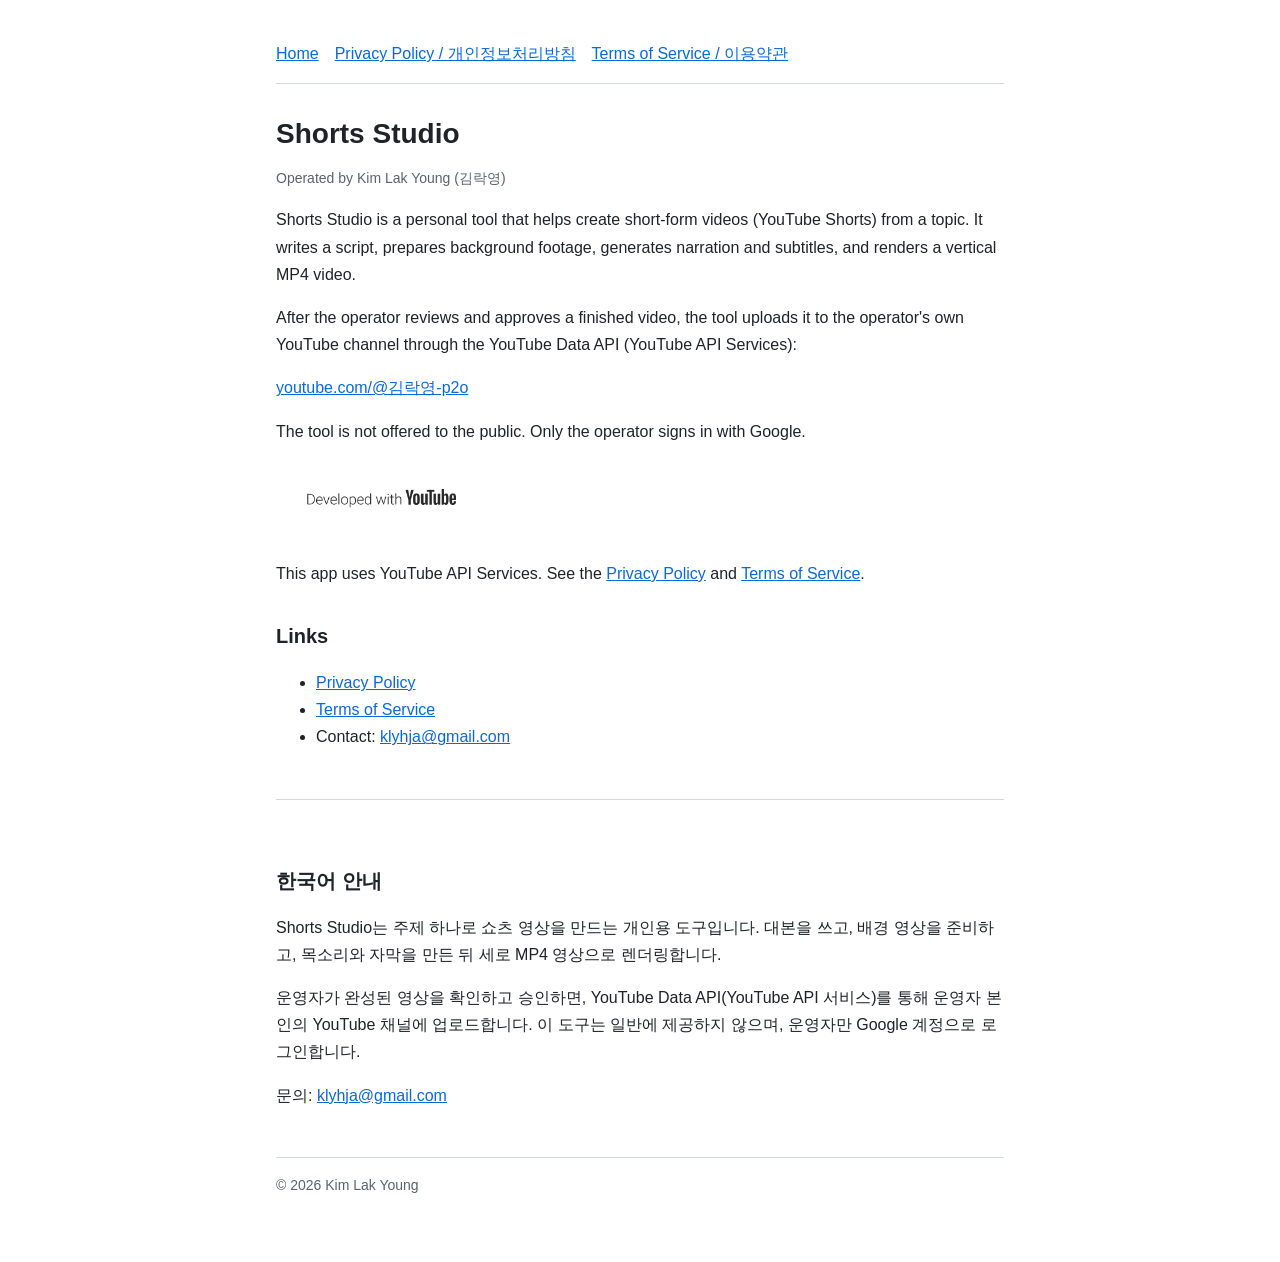
<file: index.html>
<!doctype html>
<html lang="en">
<head>
<meta charset="utf-8">
<meta name="viewport" content="width=device-width, initial-scale=1">
<title>Shorts Studio</title>
<meta name="description" content="A personal tool that creates short-form videos and uploads them to the operator's own YouTube channel.">
<link rel="stylesheet" href="style.css">
</head>
<body>
<main>
  <nav>
    <a href="./">Home</a>
    <a href="privacy.html">Privacy Policy / 개인정보처리방침</a>
    <a href="terms.html">Terms of Service / 이용약관</a>
  </nav>

  <h1>Shorts Studio</h1>
  <p class="meta">Operated by Kim Lak Young (김락영)</p>

  <p>Shorts Studio is a personal tool that helps create short-form videos (YouTube Shorts) from a topic. It writes a script, prepares background footage, generates narration and subtitles, and renders a vertical MP4 video.</p>
  <p>After the operator reviews and approves a finished video, the tool uploads it to the operator's own YouTube channel through the YouTube Data API (YouTube API Services):</p>
  <p><a href="https://www.youtube.com/@%EA%B9%80%EB%9D%BD%EC%98%81-p2o">youtube.com/@김락영-p2o</a></p>
  <p>The tool is not offered to the public. Only the operator signs in with Google.</p>

  <p>
    <a href="https://www.youtube.com/@%EA%B9%80%EB%9D%BD%EC%98%81-p2o" aria-label="Developed with YouTube">
      <picture>
        <source srcset="dwy-light.png" media="(prefers-color-scheme: dark)">
        <img src="dwy-dark.png" alt="Developed with YouTube" width="210" height="75">
      </picture>
    </a>
  </p>
  <p>This app uses YouTube API Services. See the <a href="privacy.html">Privacy Policy</a> and <a href="terms.html">Terms of Service</a>.</p>

  <h2>Links</h2>
  <ul>
    <li><a href="privacy.html">Privacy Policy</a></li>
    <li><a href="terms.html">Terms of Service</a></li>
    <li>Contact: <a href="mailto:klyhja@gmail.com">klyhja@gmail.com</a></li>
  </ul>

  <section class="lang" lang="ko">
    <h2>한국어 안내</h2>
    <p>Shorts Studio는 주제 하나로 쇼츠 영상을 만드는 개인용 도구입니다. 대본을 쓰고, 배경 영상을 준비하고, 목소리와 자막을 만든 뒤 세로 MP4 영상으로 렌더링합니다.</p>
    <p>운영자가 완성된 영상을 확인하고 승인하면, YouTube Data API(YouTube API 서비스)를 통해 운영자 본인의 YouTube 채널에 업로드합니다. 이 도구는 일반에 제공하지 않으며, 운영자만 Google 계정으로 로그인합니다.</p>
    <p>문의: <a href="mailto:klyhja@gmail.com">klyhja@gmail.com</a></p>
  </section>

  <footer>© 2026 Kim Lak Young</footer>
</main>
</body>
</html>
</file>
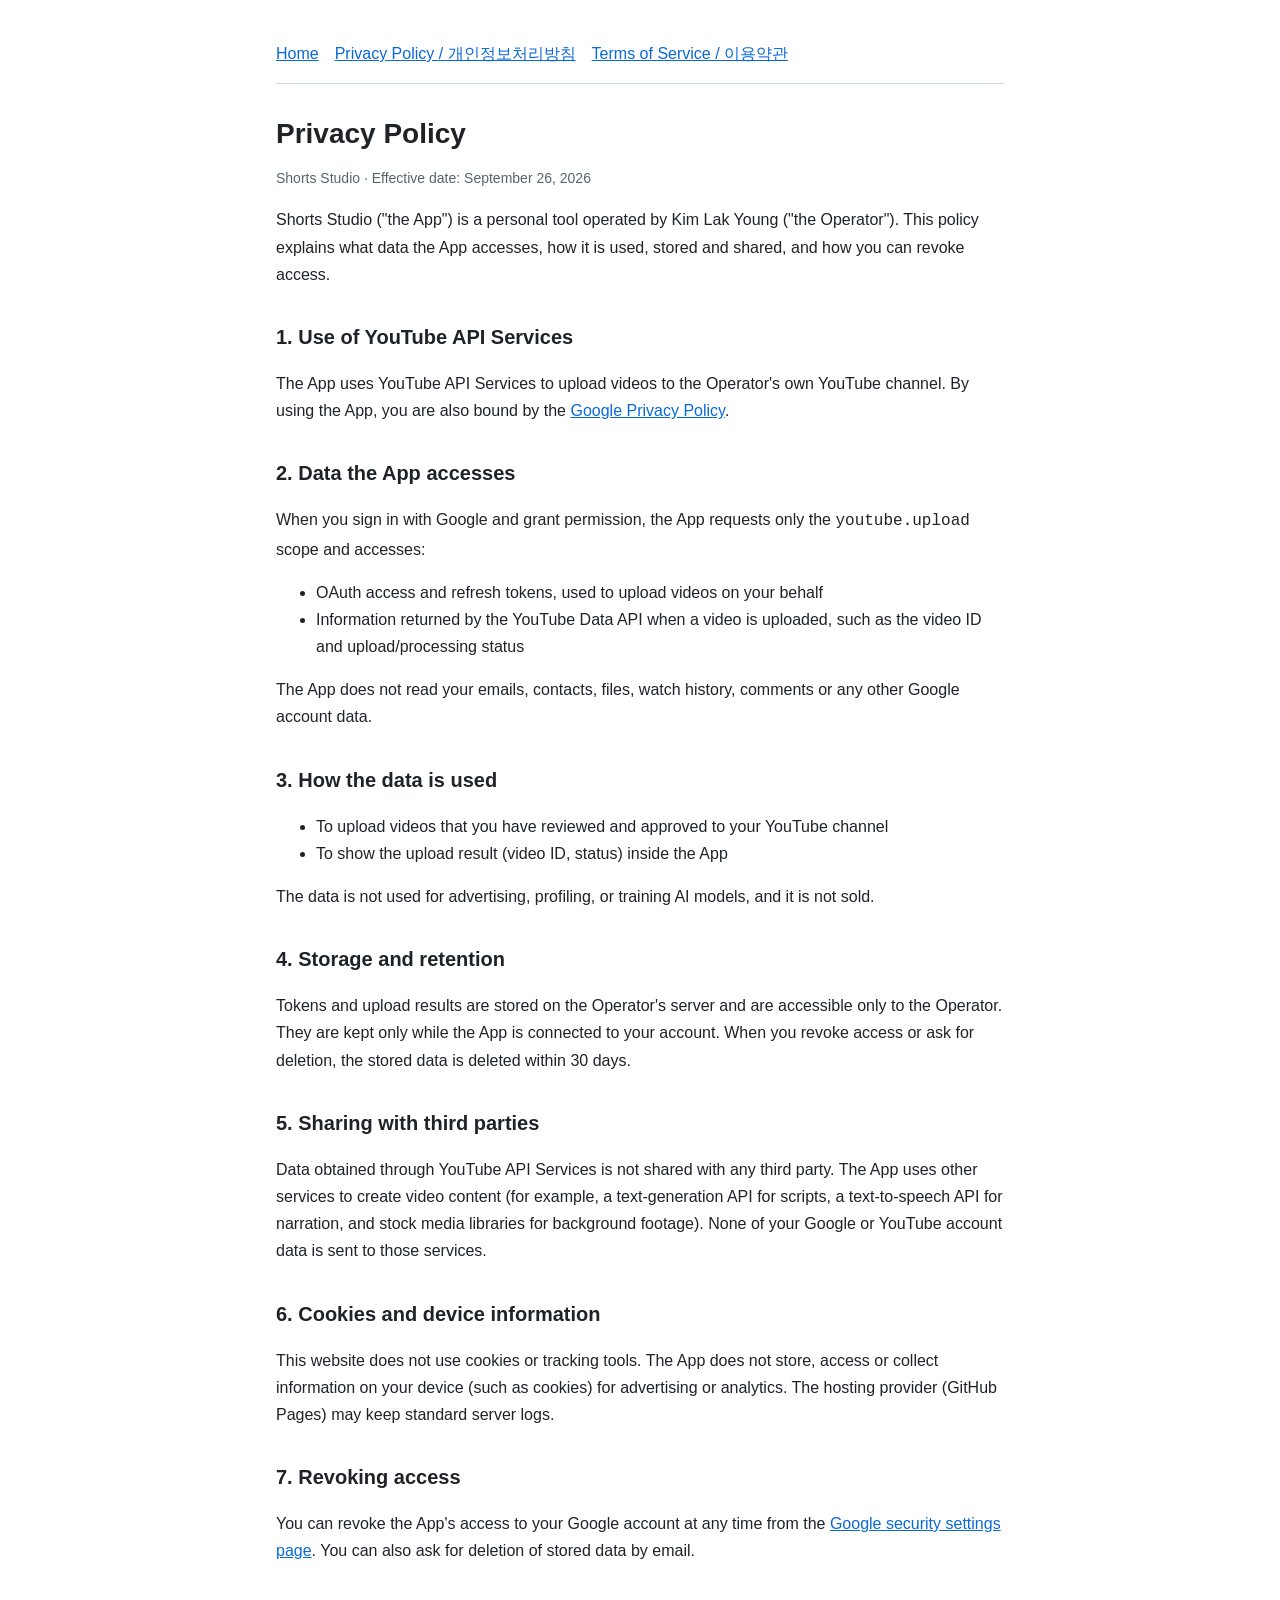
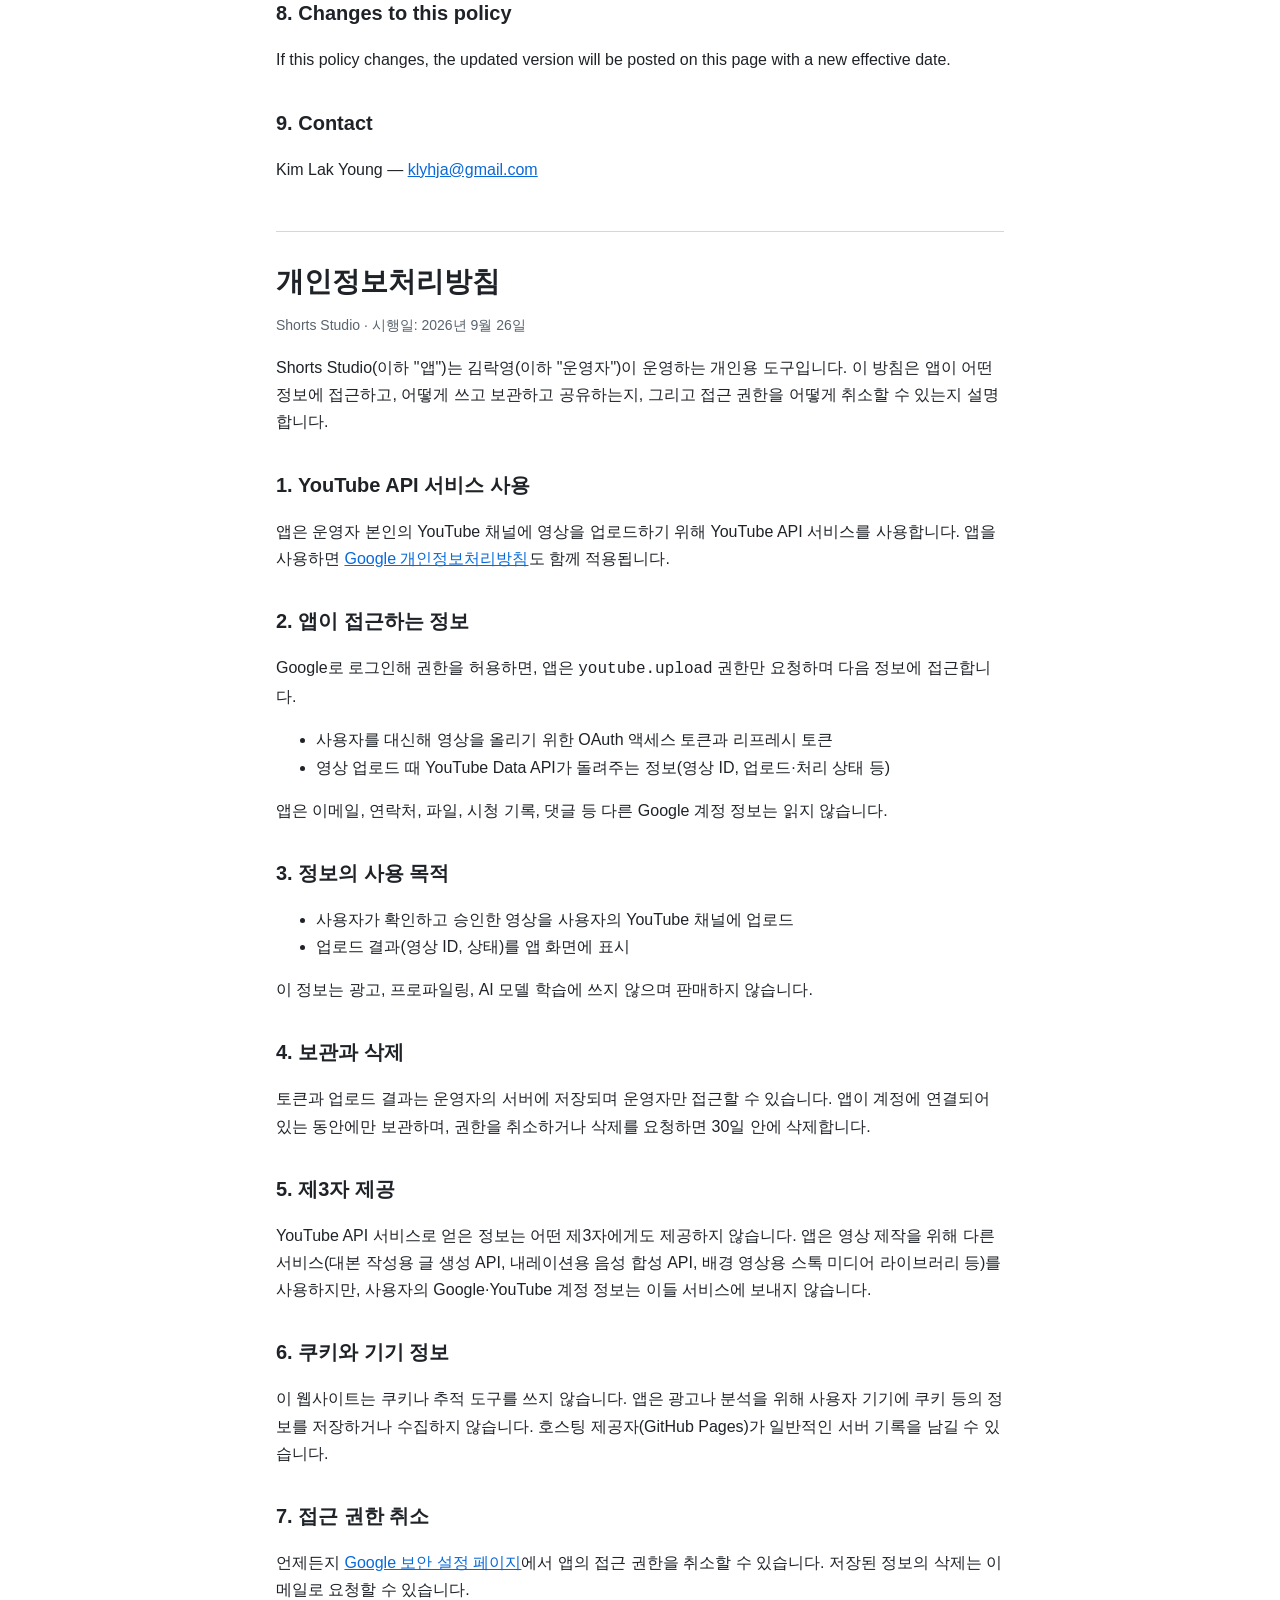
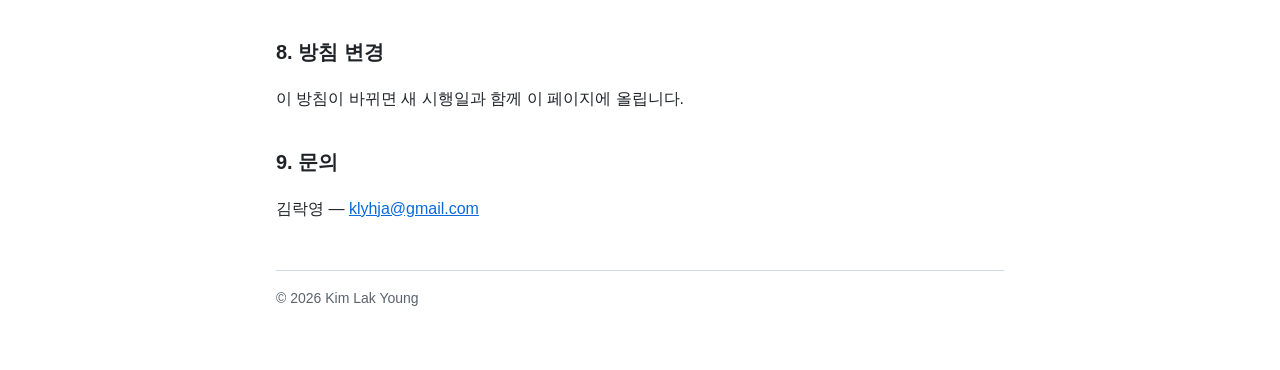
<file: privacy.html>
<!doctype html>
<html lang="en">
<head>
<meta charset="utf-8">
<meta name="viewport" content="width=device-width, initial-scale=1">
<title>Privacy Policy</title>
<meta name="description" content="Privacy Policy for Shorts Studio.">
<link rel="stylesheet" href="style.css">
</head>
<body>
<main>
  <nav>
    <a href="./">Home</a>
    <a href="privacy.html">Privacy Policy / 개인정보처리방침</a>
    <a href="terms.html">Terms of Service / 이용약관</a>
  </nav>

  <h1>Privacy Policy</h1>
  <p class="meta">Shorts Studio · Effective date: September 26, 2026</p>

  <p>Shorts Studio ("the App") is a personal tool operated by Kim Lak Young ("the Operator"). This policy explains what data the App accesses, how it is used, stored and shared, and how you can revoke access.</p>

  <h2>1. Use of YouTube API Services</h2>
  <p>The App uses YouTube API Services to upload videos to the Operator's own YouTube channel. By using the App, you are also bound by the <a href="https://policies.google.com/privacy">Google Privacy Policy</a>.</p>

  <h2>2. Data the App accesses</h2>
  <p>When you sign in with Google and grant permission, the App requests only the <code>youtube.upload</code> scope and accesses:</p>
  <ul>
    <li>OAuth access and refresh tokens, used to upload videos on your behalf</li>
    <li>Information returned by the YouTube Data API when a video is uploaded, such as the video ID and upload/processing status</li>
  </ul>
  <p>The App does not read your emails, contacts, files, watch history, comments or any other Google account data.</p>

  <h2>3. How the data is used</h2>
  <ul>
    <li>To upload videos that you have reviewed and approved to your YouTube channel</li>
    <li>To show the upload result (video ID, status) inside the App</li>
  </ul>
  <p>The data is not used for advertising, profiling, or training AI models, and it is not sold.</p>

  <h2>4. Storage and retention</h2>
  <p>Tokens and upload results are stored on the Operator's server and are accessible only to the Operator. They are kept only while the App is connected to your account. When you revoke access or ask for deletion, the stored data is deleted within 30 days.</p>

  <h2>5. Sharing with third parties</h2>
  <p>Data obtained through YouTube API Services is not shared with any third party. The App uses other services to create video content (for example, a text-generation API for scripts, a text-to-speech API for narration, and stock media libraries for background footage). None of your Google or YouTube account data is sent to those services.</p>

  <h2>6. Cookies and device information</h2>
  <p>This website does not use cookies or tracking tools. The App does not store, access or collect information on your device (such as cookies) for advertising or analytics. The hosting provider (GitHub Pages) may keep standard server logs.</p>

  <h2>7. Revoking access</h2>
  <p>You can revoke the App's access to your Google account at any time from the <a href="https://security.google.com/settings/security/permissions">Google security settings page</a>. You can also ask for deletion of stored data by email.</p>

  <h2>8. Changes to this policy</h2>
  <p>If this policy changes, the updated version will be posted on this page with a new effective date.</p>

  <h2>9. Contact</h2>
  <p>Kim Lak Young — <a href="mailto:klyhja@gmail.com">klyhja@gmail.com</a></p>

  <section class="lang" lang="ko">
    <h1>개인정보처리방침</h1>
    <p class="meta">Shorts Studio · 시행일: 2026년 9월 26일</p>

    <p>Shorts Studio(이하 "앱")는 김락영(이하 "운영자")이 운영하는 개인용 도구입니다. 이 방침은 앱이 어떤 정보에 접근하고, 어떻게 쓰고 보관하고 공유하는지, 그리고 접근 권한을 어떻게 취소할 수 있는지 설명합니다.</p>

    <h2>1. YouTube API 서비스 사용</h2>
    <p>앱은 운영자 본인의 YouTube 채널에 영상을 업로드하기 위해 YouTube API 서비스를 사용합니다. 앱을 사용하면 <a href="https://policies.google.com/privacy">Google 개인정보처리방침</a>도 함께 적용됩니다.</p>

    <h2>2. 앱이 접근하는 정보</h2>
    <p>Google로 로그인해 권한을 허용하면, 앱은 <code>youtube.upload</code> 권한만 요청하며 다음 정보에 접근합니다.</p>
    <ul>
      <li>사용자를 대신해 영상을 올리기 위한 OAuth 액세스 토큰과 리프레시 토큰</li>
      <li>영상 업로드 때 YouTube Data API가 돌려주는 정보(영상 ID, 업로드·처리 상태 등)</li>
    </ul>
    <p>앱은 이메일, 연락처, 파일, 시청 기록, 댓글 등 다른 Google 계정 정보는 읽지 않습니다.</p>

    <h2>3. 정보의 사용 목적</h2>
    <ul>
      <li>사용자가 확인하고 승인한 영상을 사용자의 YouTube 채널에 업로드</li>
      <li>업로드 결과(영상 ID, 상태)를 앱 화면에 표시</li>
    </ul>
    <p>이 정보는 광고, 프로파일링, AI 모델 학습에 쓰지 않으며 판매하지 않습니다.</p>

    <h2>4. 보관과 삭제</h2>
    <p>토큰과 업로드 결과는 운영자의 서버에 저장되며 운영자만 접근할 수 있습니다. 앱이 계정에 연결되어 있는 동안에만 보관하며, 권한을 취소하거나 삭제를 요청하면 30일 안에 삭제합니다.</p>

    <h2>5. 제3자 제공</h2>
    <p>YouTube API 서비스로 얻은 정보는 어떤 제3자에게도 제공하지 않습니다. 앱은 영상 제작을 위해 다른 서비스(대본 작성용 글 생성 API, 내레이션용 음성 합성 API, 배경 영상용 스톡 미디어 라이브러리 등)를 사용하지만, 사용자의 Google·YouTube 계정 정보는 이들 서비스에 보내지 않습니다.</p>

    <h2>6. 쿠키와 기기 정보</h2>
    <p>이 웹사이트는 쿠키나 추적 도구를 쓰지 않습니다. 앱은 광고나 분석을 위해 사용자 기기에 쿠키 등의 정보를 저장하거나 수집하지 않습니다. 호스팅 제공자(GitHub Pages)가 일반적인 서버 기록을 남길 수 있습니다.</p>

    <h2>7. 접근 권한 취소</h2>
    <p>언제든지 <a href="https://security.google.com/settings/security/permissions">Google 보안 설정 페이지</a>에서 앱의 접근 권한을 취소할 수 있습니다. 저장된 정보의 삭제는 이메일로 요청할 수 있습니다.</p>

    <h2>8. 방침 변경</h2>
    <p>이 방침이 바뀌면 새 시행일과 함께 이 페이지에 올립니다.</p>

    <h2>9. 문의</h2>
    <p>김락영 — <a href="mailto:klyhja@gmail.com">klyhja@gmail.com</a></p>
  </section>

  <footer>© 2026 Kim Lak Young</footer>
</main>
</body>
</html>
</file>
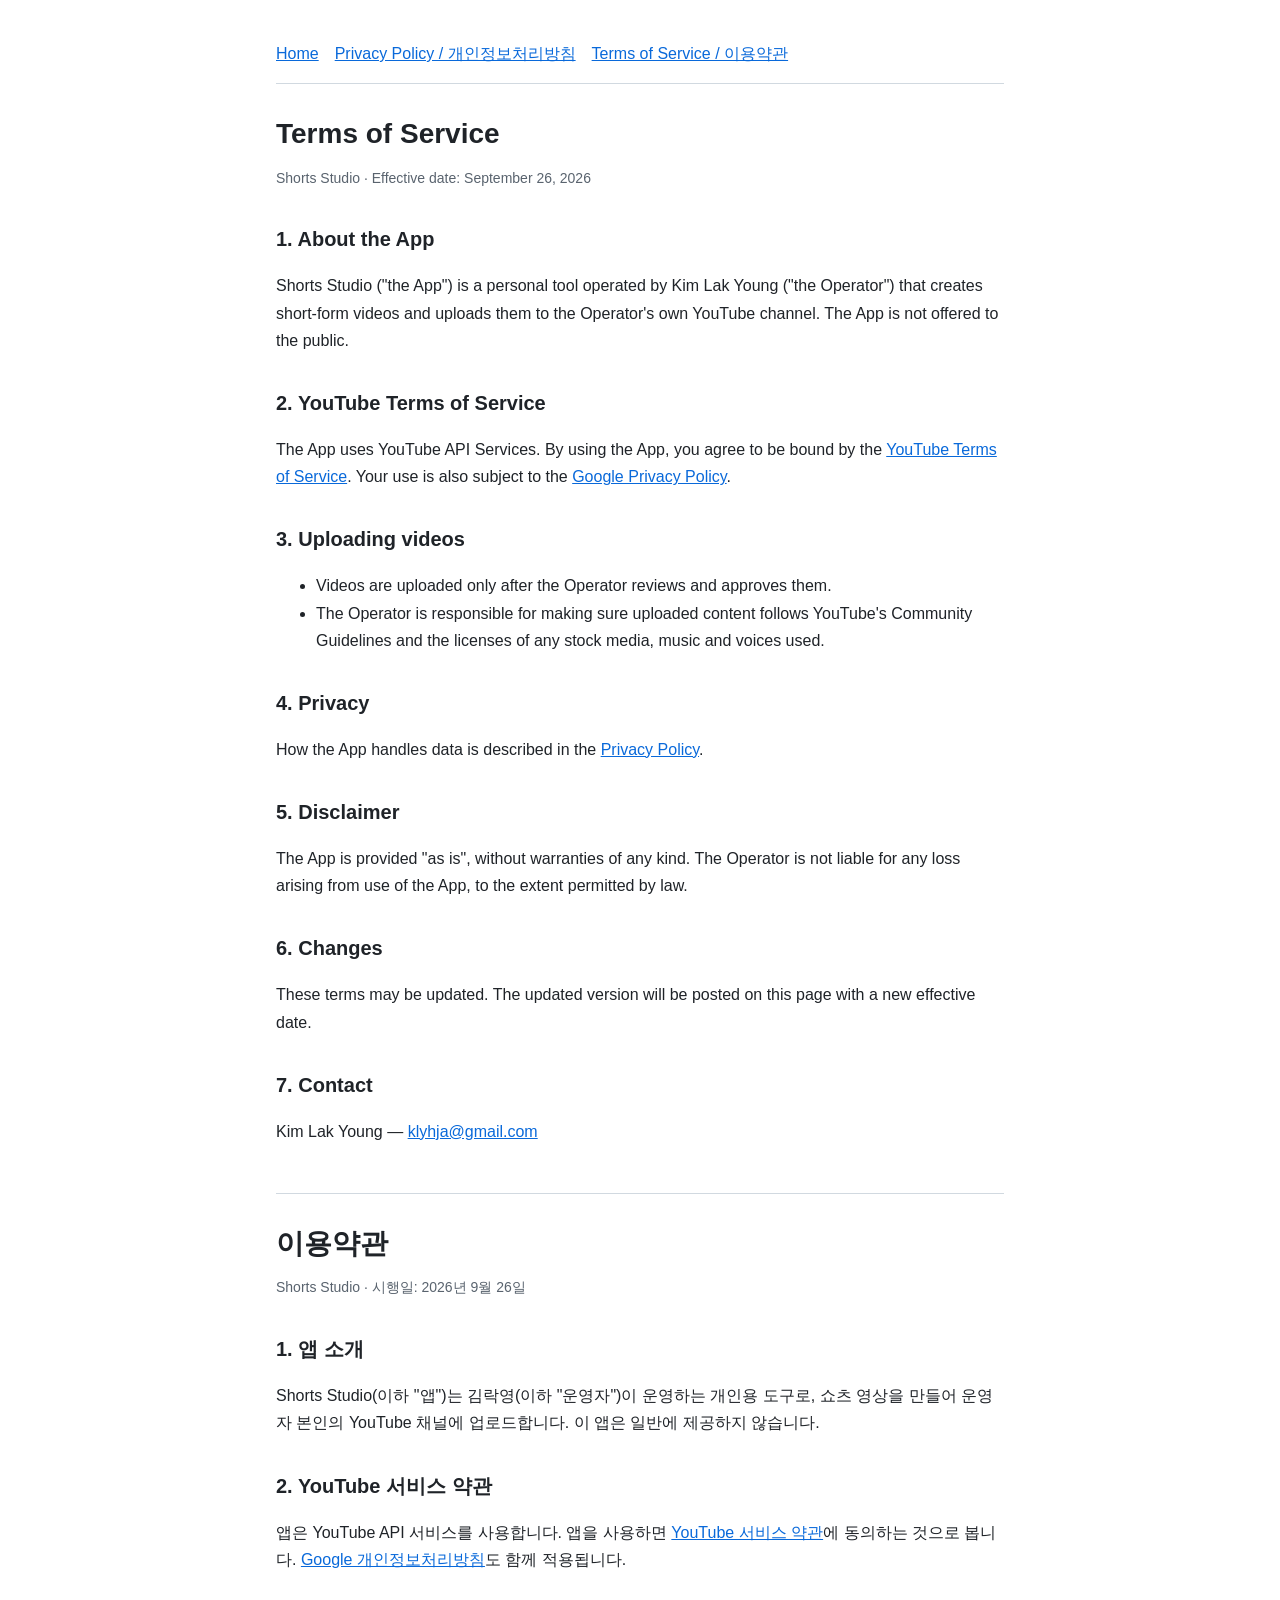
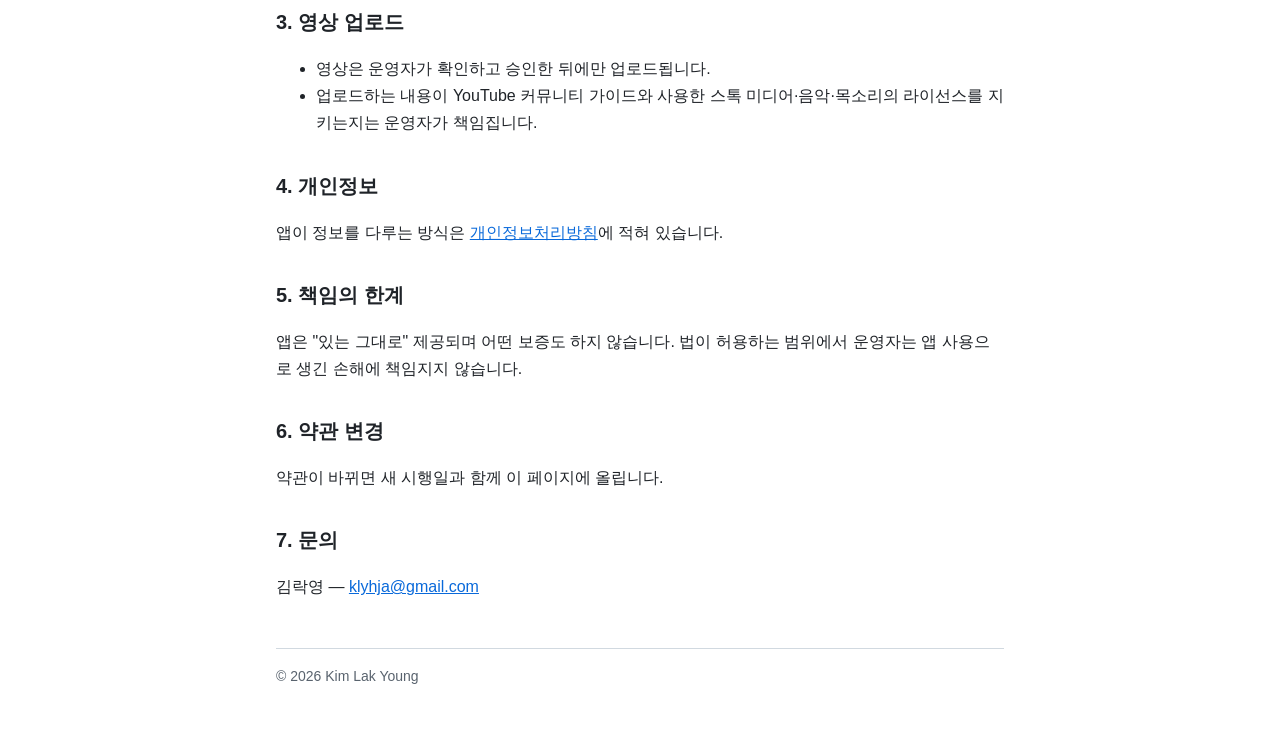
<file: terms.html>
<!doctype html>
<html lang="en">
<head>
<meta charset="utf-8">
<meta name="viewport" content="width=device-width, initial-scale=1">
<title>Terms of Service</title>
<meta name="description" content="Terms of Service for Shorts Studio.">
<link rel="stylesheet" href="style.css">
</head>
<body>
<main>
  <nav>
    <a href="./">Home</a>
    <a href="privacy.html">Privacy Policy / 개인정보처리방침</a>
    <a href="terms.html">Terms of Service / 이용약관</a>
  </nav>

  <h1>Terms of Service</h1>
  <p class="meta">Shorts Studio · Effective date: September 26, 2026</p>

  <h2>1. About the App</h2>
  <p>Shorts Studio ("the App") is a personal tool operated by Kim Lak Young ("the Operator") that creates short-form videos and uploads them to the Operator's own YouTube channel. The App is not offered to the public.</p>

  <h2>2. YouTube Terms of Service</h2>
  <p>The App uses YouTube API Services. By using the App, you agree to be bound by the <a href="https://www.youtube.com/t/terms">YouTube Terms of Service</a>. Your use is also subject to the <a href="https://policies.google.com/privacy">Google Privacy Policy</a>.</p>

  <h2>3. Uploading videos</h2>
  <ul>
    <li>Videos are uploaded only after the Operator reviews and approves them.</li>
    <li>The Operator is responsible for making sure uploaded content follows YouTube's Community Guidelines and the licenses of any stock media, music and voices used.</li>
  </ul>

  <h2>4. Privacy</h2>
  <p>How the App handles data is described in the <a href="privacy.html">Privacy Policy</a>.</p>

  <h2>5. Disclaimer</h2>
  <p>The App is provided "as is", without warranties of any kind. The Operator is not liable for any loss arising from use of the App, to the extent permitted by law.</p>

  <h2>6. Changes</h2>
  <p>These terms may be updated. The updated version will be posted on this page with a new effective date.</p>

  <h2>7. Contact</h2>
  <p>Kim Lak Young — <a href="mailto:klyhja@gmail.com">klyhja@gmail.com</a></p>

  <section class="lang" lang="ko">
    <h1>이용약관</h1>
    <p class="meta">Shorts Studio · 시행일: 2026년 9월 26일</p>

    <h2>1. 앱 소개</h2>
    <p>Shorts Studio(이하 "앱")는 김락영(이하 "운영자")이 운영하는 개인용 도구로, 쇼츠 영상을 만들어 운영자 본인의 YouTube 채널에 업로드합니다. 이 앱은 일반에 제공하지 않습니다.</p>

    <h2>2. YouTube 서비스 약관</h2>
    <p>앱은 YouTube API 서비스를 사용합니다. 앱을 사용하면 <a href="https://www.youtube.com/t/terms">YouTube 서비스 약관</a>에 동의하는 것으로 봅니다. <a href="https://policies.google.com/privacy">Google 개인정보처리방침</a>도 함께 적용됩니다.</p>

    <h2>3. 영상 업로드</h2>
    <ul>
      <li>영상은 운영자가 확인하고 승인한 뒤에만 업로드됩니다.</li>
      <li>업로드하는 내용이 YouTube 커뮤니티 가이드와 사용한 스톡 미디어·음악·목소리의 라이선스를 지키는지는 운영자가 책임집니다.</li>
    </ul>

    <h2>4. 개인정보</h2>
    <p>앱이 정보를 다루는 방식은 <a href="privacy.html">개인정보처리방침</a>에 적혀 있습니다.</p>

    <h2>5. 책임의 한계</h2>
    <p>앱은 "있는 그대로" 제공되며 어떤 보증도 하지 않습니다. 법이 허용하는 범위에서 운영자는 앱 사용으로 생긴 손해에 책임지지 않습니다.</p>

    <h2>6. 약관 변경</h2>
    <p>약관이 바뀌면 새 시행일과 함께 이 페이지에 올립니다.</p>

    <h2>7. 문의</h2>
    <p>김락영 — <a href="mailto:klyhja@gmail.com">klyhja@gmail.com</a></p>
  </section>

  <footer>© 2026 Kim Lak Young</footer>
</main>
</body>
</html>
</file>
<file: style.css>
:root {
  --bg: #ffffff;
  --text: #1f2328;
  --muted: #59636e;
  --line: #d1d9e0;
  --link: #0969da;
}
@media (prefers-color-scheme: dark) {
  :root {
    --bg: #0d1117;
    --text: #e6edf3;
    --muted: #9198a1;
    --line: #3d444d;
    --link: #4493f8;
  }
}
* { box-sizing: border-box; }
body {
  margin: 0;
  background: var(--bg);
  color: var(--text);
  font: 16px/1.7 -apple-system, BlinkMacSystemFont, "Segoe UI", "Apple SD Gothic Neo", "Malgun Gothic", sans-serif;
}
main { max-width: 760px; margin: 0 auto; padding: 40px 16px 64px; }
nav { display: flex; gap: 16px; flex-wrap: wrap; padding-bottom: 16px; border-bottom: 1px solid var(--line); margin-bottom: 32px; }
a { color: var(--link); }
h1 { font-size: 28px; line-height: 1.3; margin: 0 0 8px; }
h2 { font-size: 20px; margin: 32px 0 8px; }
h3 { font-size: 17px; margin: 24px 0 4px; }
.meta { color: var(--muted); font-size: 14px; }
.lang { border-top: 1px solid var(--line); margin-top: 48px; padding-top: 32px; }
footer { color: var(--muted); font-size: 14px; border-top: 1px solid var(--line); margin-top: 48px; padding-top: 16px; }
</file>
